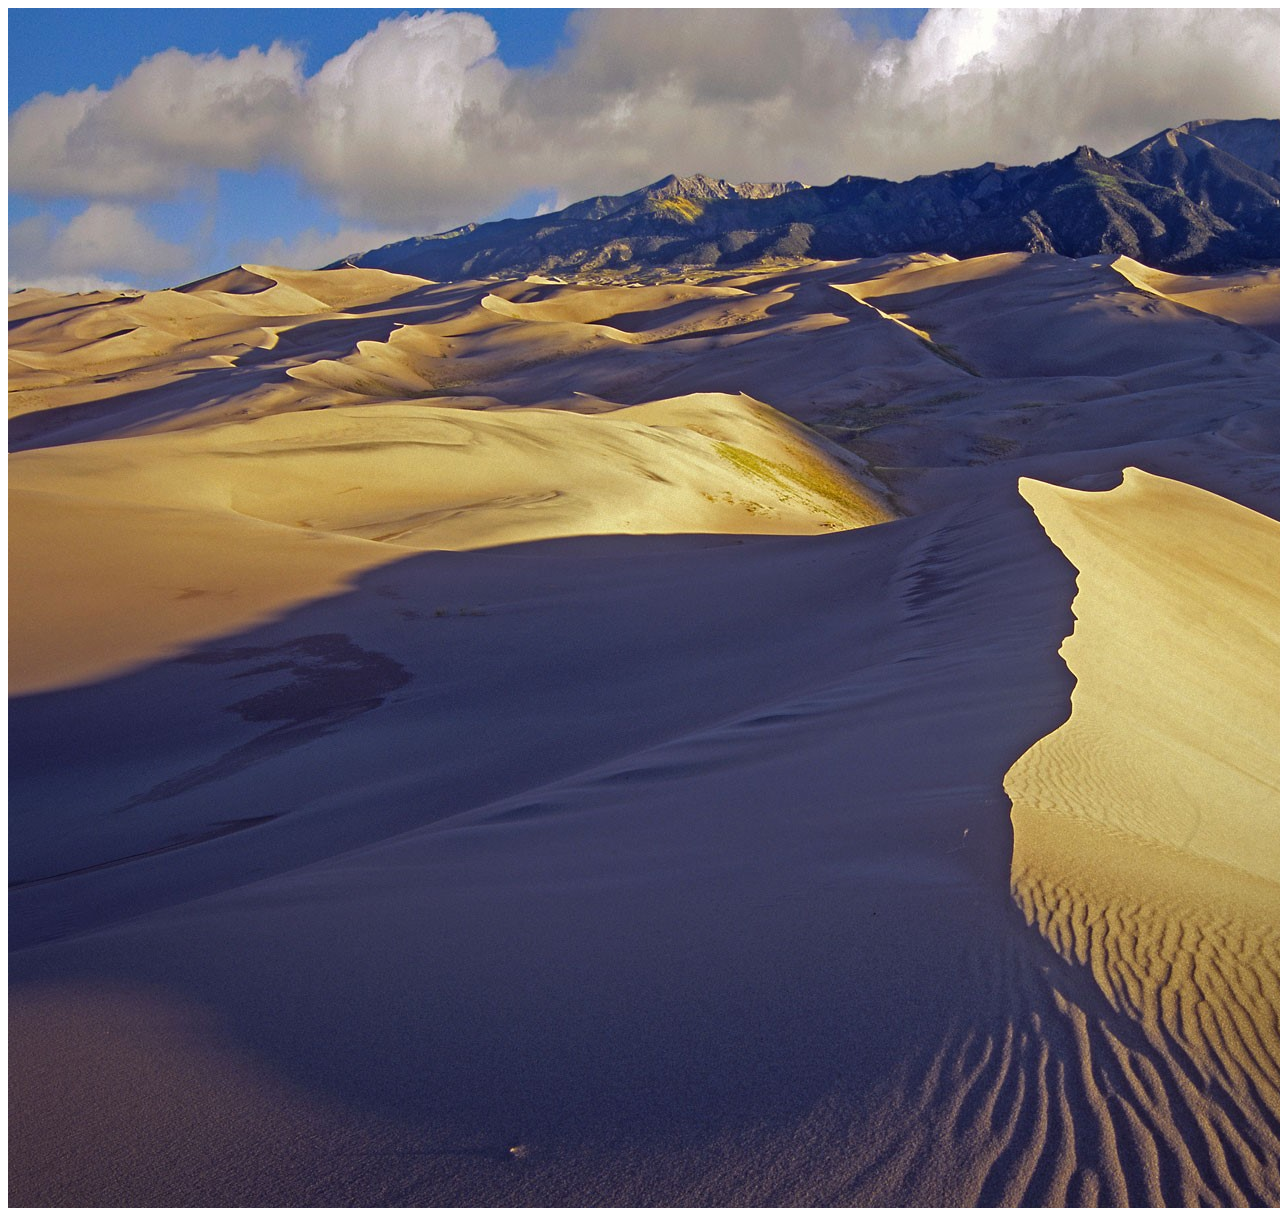
<file: Index.html>
<!DOCTYPE html>
<html>
  <head>
    <meta charset="utf-8">
    <title>Simple async sync example</title>
  </head>
  <body>
    <script>
      console.log ('Starting');
      let image;

      fetch('coffee.jpg').then((response) => {
        console.log('It worked :)')
        return response.blob();
      }).then((myBlob) => {
        let objectURL = URL.createObjectURL(myBlob);
        image = document.createElement('img');
        image.src = objectURL;
        document.body.appendChild(image);
      }).catch((error) => {
        console.log('There has been a problem with your fetch operation: ' + error.message);
      });

      console.log ('All done!');
    </script>
  </body>
</html>
</file>
